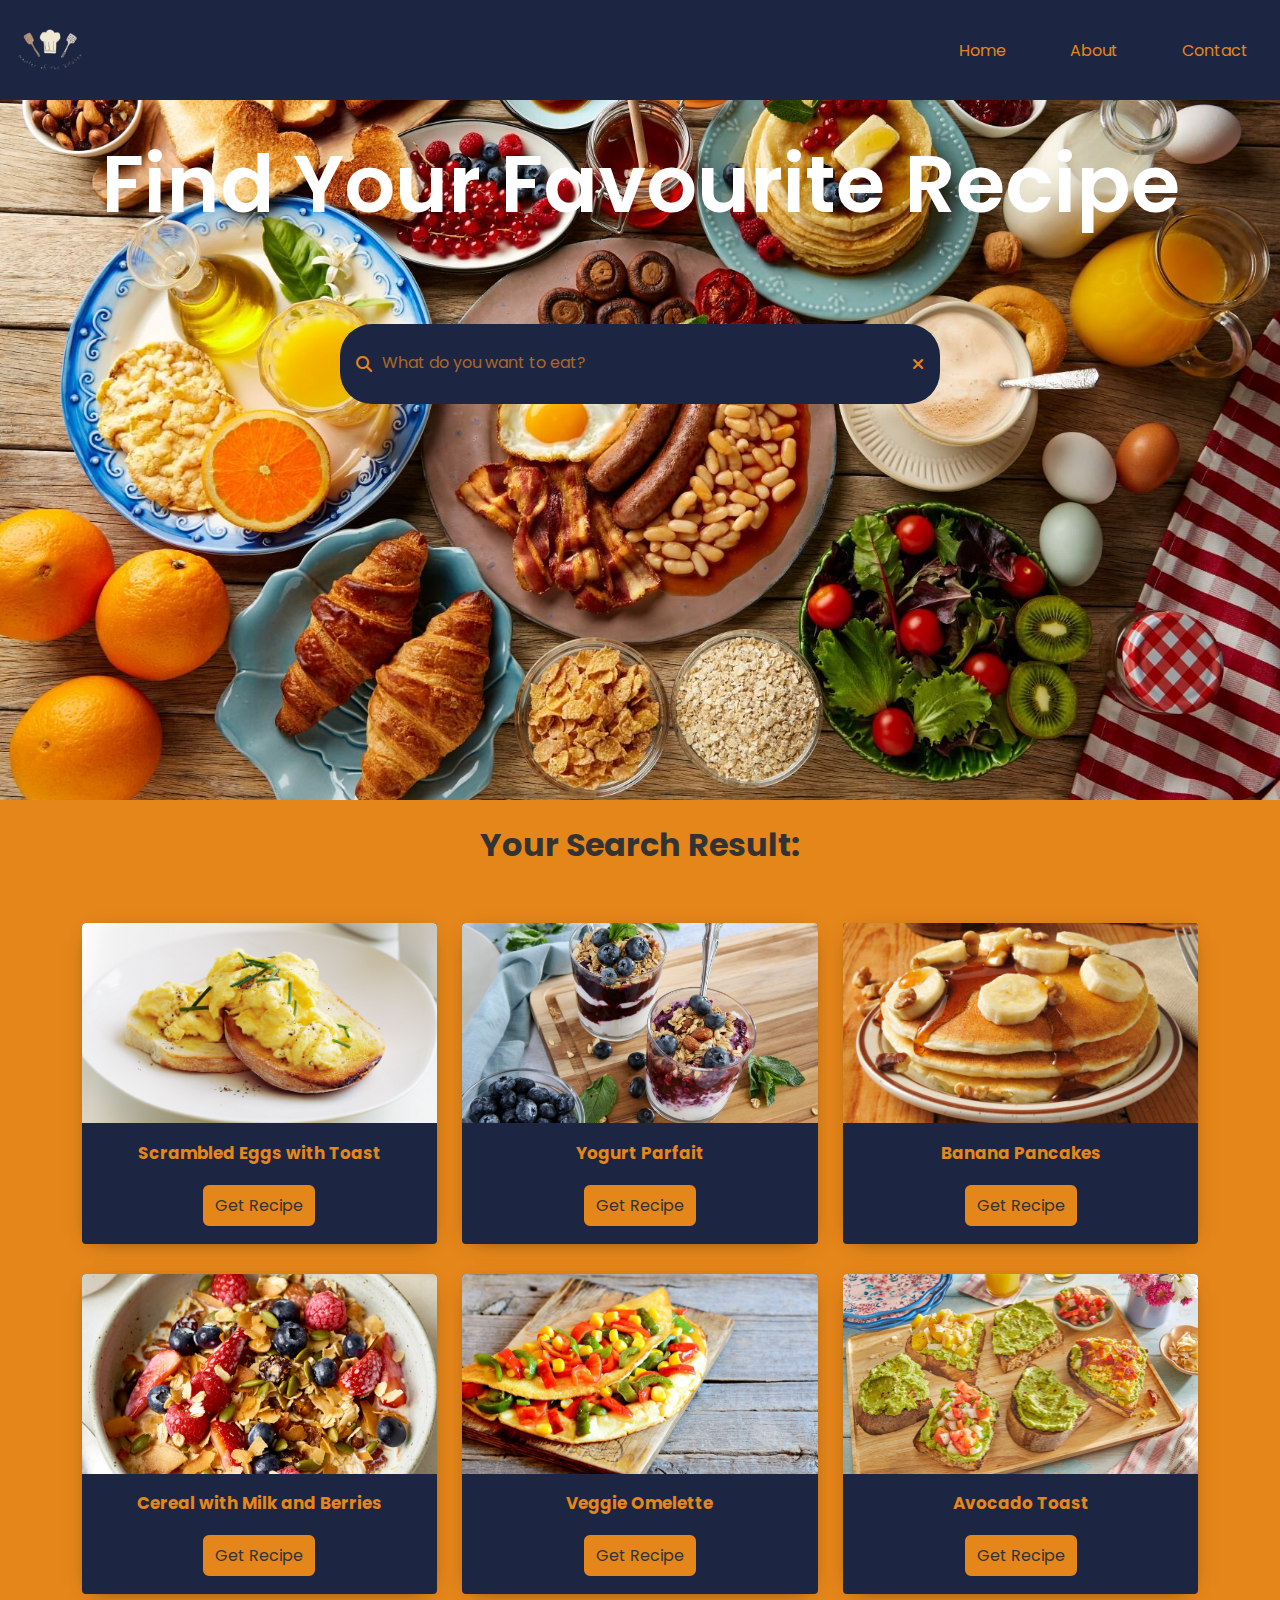
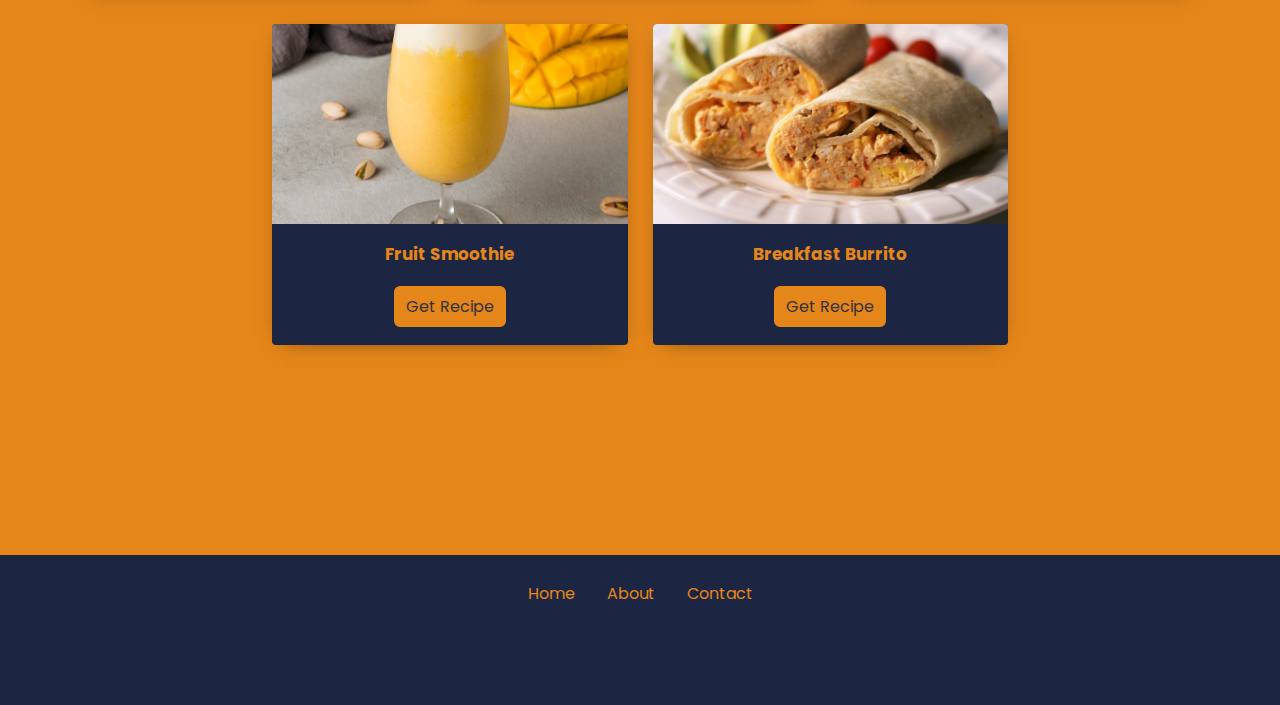
<file: index.html>
<!DOCTYPE html>
<html lang="en">
<head>
    <meta charset="UTF-8">
    <meta http-equiv="X-UA-Compatible" content="IE=edge">
    <meta name="viewport" content="width=device-width, initial-scale=1.0">
    <link rel="stylesheet" href="https://cdnjs.cloudflare.com/ajax/libs/font-awesome/6.2.0/css/all.min.css">
    <link rel="shortcut icon" href="images/logo.png" type="image/x-icon">
    <link rel="stylesheet" href="css/style.css">
    <title>Food Recipe</title>
</head>
<body>
    <div class="header">
        <nav class="nav-bar">
            <img src="images/logo.png" class="brand-name">
            <a href="#" class="hamburger">
                <span class="bar"></span>
                <span class="bar"></span>
                <span class="bar"></span>
            </a>
            <div class="menu-bar">
                <ul>
                    <li><a href="index.html">Home</a></li>
                    <li><a href="about.html">About</a></li>
                    <li><a href="contact.html">Contact</a></li>
                </ul>
            </div>
        </nav>
        <div class="title">Find Your Favourite Recipe</div>
        <div class="search-wrapper">
            <div class="fa fa-search"></div>
            <input type="text" name=""  id="search" placeholder="What do you want to eat?" onkeyup="search()">
            <div class="fa fa-times" onclick="clearInput()" ></div>
        </div>
    </div>
    <div class="result">
        <h1>Your Search Result: </h1>
    </div>
    <div class="card-grid" >
        <div class="food-list" id="food-list">
            <p id="none" style="display: none;">Sorry, the food you were looking for was not available.</p>
            <div class="card card-shadow">
                <div class="card-header card-image">
                    <img src="images/Scramble Egg on Toast.jpeg">
                </div>
                <div class="card-body" >
                    <h3>Scrambled Eggs with Toast </h3>
                </div>
                <div class="card-footer">
                    <button class="btn" onclick="get1stRecipeDetails()">Get Recipe</button>
                </div>
            </div>
            <div class="card card-shadow">
                <div class="card-header card-image">
                    <img src="images/Yogurt Parfait.jpeg">
                </div>
                <div class="card-body" >
                    <h3>Yogurt Parfait</h3>
                </div>
                <div class="card-footer">
                    <button class="btn" onclick="get2ndRecipe()">Get Recipe</button>
                </div>
            </div>
    
            <div class="card card-shadow">
                <div class="card-header card-image">
                    <img src="images/Banana Pancake.jpeg">
                </div>
                <div class="card-body" >
                    <h3>Banana Pancakes</h3>
                </div>
                <div class="card-footer">
                    <button class="btn" onclick="get3rdRecipe()">Get Recipe</button>
                </div>
            </div>
    
            <div class="card card-shadow">
                <div class="card-header card-image">
                    <img src="images/Cereal with Milk and Berries.jpeg">
                </div>
                <div class="card-body" >
                    <h3>Cereal with Milk and Berries</h3>
                </div>
                <div class="card-footer">
                    <button class="btn" onclick="get4thRecipe()">Get Recipe</button>
                </div>
            </div>
    
            <div class="card card-shadow">
                <div class="card-header card-image">
                    <img src="images/Veggie Omelette.jpeg">
                </div>
                <div class="card-body" >
                    <h3>Veggie Omelette</h3>
                </div>
                <div class="card-footer">
                    <button class="btn" onclick="get5thRecipe()">Get Recipe</button>
                </div>
            </div>
    
            <div class="card card-shadow">
                <div class="card-header card-image">
                        <img src="images/Avocado Toast.jpeg">
                </div>
                <div class="card-body" >
                    <h3>Avocado Toast</h3>
                </div>
                <div class="card-footer">
                    <button class="btn" onclick="get6thRecipe()">Get Recipe</button>
                </div>
            </div>
    
            <div class="card card-shadow">
                <div class="card-header card-image">
                    <img src="images/Fruit Smoothie.jpg">
                </div>
                <div class="card-body" >
                    <h3>Fruit Smoothie</h3>
                </div>
                <div class="card-footer">
                    <button class="btn" onclick="get7thRecipe()">Get Recipe</button>
                </div>
            </div>
    
            <div class="card card-shadow">
                <div class="card-header card-image">
                    <img src="images/Breakfast Burrito.jpeg">
                </div>
                <div class="card-body" >
                    <h3>Breakfast Burrito</h3>
                </div>
                <div class="card-footer">
                    <button class="btn" onclick="get8thRecipe()">Get Recipe</button>
                </div>
            </div>
    
            <div class = "first-meal-detail" id="first-meal-detail">
                <button type = "button" class = "btn recipe-close-btn" id = "recipe-close-btn" onclick="closeBtn()">
                    <i class ="fas fa-times"></i>
                </button>
                <div class="meal-content">
                    <h2 class="meal-name">Scrambled Eggs with Toast</h2>
                    <div class="meal-about">
                        <h3 class="meal-title-about">About Meal</h3>
                        <p class="meal-descript-about">Classic scrambled eggs cooked to perfection, seasoned with salt and pepper, and served alongside toasted bread slices with a spread of butter. </p>
                    </div>
                    <div class = "meal-instruct">
                        <h3>Ingredients:</h3>
                        <p>
                            <br>Eggs x 2
                            <br>Salt and pepper
                            <br>Bread slices x 2
                            <br>Butter
                        </p>
                        <h3>Instruction:</h3>
                        <p>
                            <br>1. Crack the eggs into a bowl, season with salt and pepper, and whisk well.
                            <br>2. Heat a non-stick pan over medium heat and add a knob of butter.
                            <br>3. Pour the beaten eggs into the pan and stir gently until they are cooked to your desired consistency.
                            <br>4. Toast the bread slices and spread some butter on them.
                            <br>5. Serve the scrambled eggs with toast. 
                        </p>
                    </div>
                <div class = "meal-img">
                    <img src = "images/Scramble Egg on Toast.jpeg" alt = "">
                </div>
                <div class = "meal-link">
                    <a href="https://www.youtube.com/watch?v=Zouy8M6R1Cs" class="meal-link-btn">Watch Video</a>
                </div>
            </div>
        </div>
    
        <div class = "second-meal-detail" id="second-meal-detail">
            <button type = "button" class = "btn recipe-close-btn" id = "recipe-close-btn" onclick="closeBtn()">
                <i class ="fas fa-times"></i>
            </button>
            <div class="meal-content">
                <h2 class="meal-name">Yogurt Parfait</h2>
                <div class="meal-about">
                    <h3 class="meal-title-about">About Meal</h3>
                    <p class="meal-descript-about">A delightful combination of creamy Greek yogurt, crunchy granola, and fresh berries layered beautifully in a glass or bowl, creating a refreshing and nutritious breakfast. </p>
                </div>
                <div class = "meal-instruct">
                    <h3>Ingredients:</h3>
                    <p>
                        <br>Greek yogurt
                        <br>Granola
                        <br>Fresh berries (e.g., strawberries, blueberries)
                        <br>Honey (optional)
                    </p>
                    <h3>Instruction:</h3>
                    <p>
                        <br>1. In a glass or bowl, layer Greek yogurt, granola, and fresh berries.
                        <br>2. Repeat the layers until you use up all the ingredients.
                        <br>3. Drizzle honey over the top if desired.
                        <br>4. Serve the yogurt parfait chilled.
                    </p>
                </div>
                <div class = "meal-img">
                    <img src = "images/Yogurt Parfait.jpeg" alt = "">
                  </div>
                  <div class = "meal-link">
                    <a href="https://www.youtube.com/watch?v=8jwFwVHTgZc" class="meal-link-btn" >Watch Video</a>
                </div>
            </div>
        </div> 
    
        <div class = "third-meal-detail" id="third-meal-detail">
            <button type = "button" class = "btn recipe-close-btn" id = "recipe-close-btn" onclick="closeBtn()">
                <i class ="fas fa-times"></i>
            </button>
            <div class="meal-content">
                <h2 class="meal-name">Banana Pancakes</h2>
                <div class="meal-about">
                    <h3 class="meal-title-about">About Meal</h3>
                    <p class="meal-descript-about">Fluffy pancakes infused with the natural sweetness of ripe bananas, cooked until golden brown, and served with a drizzle of maple syrup or additional sliced bananas.</p>
                </div>
                <div class = "meal-instruct">
                    <h3>Ingredients:</h3>
                    <p>
                        <br>Pancake mix
                        <br>Milk
                        <br>Ripe bananas x 2
                        <br>Butter or cooking spray
                    </p>
                    <h3>Instruction:</h3>
                    <p>
                        <br>1. In a bowl, prepare the pancake mix according to package instructions, substituting part of the milk with the mashed bananas.
                        <br>2. Heat a non-stick skillet or griddle over medium heat and grease it with butter or cooking spray.
                        <br>3. Pour small amounts of the pancake batter onto the skillet and cook until bubbles form on the surface.
                        <br>4. Flip the pancakes and cook for another minute or until golden brown.
                        <br>5. Serve the banana pancakes with maple syrup or additional sliced bananas.
                    </p>
                </div>
                <div class = "meal-img">
                    <img src = "images/Banana Pancake.jpeg" alt = "">
                  </div>
                  <div class = "meal-link">
                    <a href="https://www.youtube.com/watch?v=kY-d4rRPcUk" class="meal-link-btn" >Watch Video</a>
                </div>
            </div>
        </div>  
    
        <div class = "four-meal-detail" id="four-meal-detail">
            <button type = "button" class = "btn recipe-close-btn" id = "recipe-close-btn" onclick="closeBtn()">
                <i class ="fas fa-times"></i>
            </button>
            <div class="meal-content">
                <h2 class="meal-name">Cereal with Milk and Berries</h2>
                <div class="meal-about">
                    <h3 class="meal-title-about">About Meal</h3>
                    <p class="meal-descript-about">A classic breakfast choice consisting of your favorite breakfast cereal submerged in cold milk and enhanced with the vibrant addition of fresh berries, creating a balanced and colorful meal. 
                    </p>
                </div>
                <div class = "meal-instruct">
                    <h3>Ingredients:</h3>
                    <p>
                        <br>Breakfast cereal of your choice
                        <br>Milk 
                        <br>Fresh berries (e.g., raspberries, blackberries)
                    </p>
                    <h3>Instruction:</h3>
                    <p>
                        <br>1. Pour the desired amount of cereal into a bowl.
                        <br>2. Add milk to the cereal, enough to cover it.
                        <br>3. Top with fresh berries.
                        <br>4. Allow the cereal to sit for a minute or two to soften slightly.
                        <br>5. Enjoy the cereal with milk and berries.
                    </p>
                </div>
                <div class = "meal-img">
                    <img src = "images/Cereal with Milk and Berries.jpeg" alt = "">
                  </div>
                  <div class = "meal-link">
                    <a href="https://www.youtube.com/watch?v=ExvYZx5-4Co" class="meal-link-btn" >Watch Video</a>
                </div>
            </div>
        </div>  
    
        <div class = "five-meal-detail" id="five-meal-detail">
            <button type = "button" class = "btn recipe-close-btn" id = "recipe-close-btn" onclick="closeBtn()">
                <i class ="fas fa-times"></i>
            </button>
            <div class="meal-content">
                <h2 class="meal-name">Veggie Omelette</h2>
                <div class="meal-about">
                    <h3 class="meal-title-about">About Meal</h3>
                    <p class="meal-descript-about">A healthy and filling omelette packed with a medley of sautéed vegetables, prepared with eggs and optional melted cheese, making it a savory and satisfying breakfast choice.
                    </p>
                </div>
                <div class = "meal-instruct">
                    <h3>Ingredients:</h3>
                    <p>
                        <br>Eggs x 2
                        <br>Salt and pepper
                        <br>Chopped vegetables (e.g., bell peppers, onions, spinach)
                        <br>Shredded cheese (optional)
                    </p>
                    <h3>Instruction:</h3>
                    <p>
                        <br>1. Crack the eggs into a bowl, season with salt and pepper, and whisk well.
                        <br>2. Heat a non-stick pan over medium heat and add a little cooking oil or butter.
                        <br>3. Add the chopped vegetables to the pan and sauté until they are tender.
                        <br>4. Pour the beaten eggs over the vegetables and cook until the omelette is set.
                        <br>5. If desired, sprinkle shredded cheese over one half of the omelette and fold it in half.
                        <br>6. Serve the veggie omelette hot.
                    </p>
                </div>
                <div class = "meal-img">
                    <img src = "images/Veggie Omelette.jpeg" alt = "">
                  </div>
                  <div class = "meal-link">
                    <a href="https://www.youtube.com/watch?v=musZ31HURws" class="meal-link-btn" >Watch Video</a>
                </div>
            </div>
        </div> 
    
        <div class = "six-meal-detail" id="six-meal-detail">
            <button type = "button" class = "btn recipe-close-btn" id = "recipe-close-btn" onclick="closeBtn()">
                <i class ="fas fa-times"></i>
            </button>
            <div class="meal-content">
                <h2 class="meal-name">Avocado Toast</h2>
                <div class="meal-about">
                    <h3 class="meal-title-about">About Meal</h3>
                    <p class="meal-descript-about">A trendy and nourishing breakfast option featuring perfectly toasted bread topped with mashed ripe avocado, a splash of lemon juice, and a sprinkle of salt, pepper, and optional red pepper flakes.
                    </p>
                </div>
                <div class = "meal-instruct">
                    <h3>Ingredients:</h3>
                    <p>
                        <br>Bread slices
                        <br>Ripe avocado
                        <br>Lemon juice
                        <br>Salt and pepper
                        <br>Red pepper flakes (optional)
                    </p>
                    <h3>Instruction:</h3>
                    <p>
                        <br>1. Toast the bread slices until golden brown.
                        <br>2. Cut the avocado in half, remove the pit, and scoop out the flesh into a bowl.
                        <br>3. Mash the avocado with a fork and add a squeeze of lemon juice, salt, and pepper to taste.
                        <br>4. Spread the avocado mixture on the toasted bread.
                        <br>5. Sprinkle with red pepper flakes if desired.
                        <br>6. Serve the avocado toast immediately.
                    </p>
                </div>
                <div class = "meal-img">
                    <img src = "images/Avocado Toast.jpeg" alt = "">
                  </div>
                  <div class = "meal-link">
                    <a href="https://www.youtube.com/watch?v=Rh4EI4luKAQ" class="meal-link-btn" >Watch Video</a>
                </div>
            </div>
        </div> 
    
        <div class = "seven-meal-detail" id="seven-meal-detail">
            <button type = "button" class = "btn recipe-close-btn" id = "recipe-close-btn" onclick="closeBtn()">
                <i class ="fas fa-times"></i>
            </button>
            <div class="meal-content">
                <h2 class="meal-name">Fruit Smoothie</h2>
                <div class="meal-about">
                    <h3 class="meal-title-about">About Meal</h3>
                    <p class="meal-descript-about">A refreshing blend of fresh or frozen fruits and creamy yogurt or milk, blended to smooth perfection, resulting in a delightful and energizing morning drink.
                    </p>
                </div>
                <div class = "meal-instruct">
                    <h3>Ingredients:</h3>
                    <p>
                        <br>Fresh or frozen fruits (e.g., bananas, berries, mangoes)
                        <br>Yogurt or milk
                        <br>Honey (optional) 
                    </p>
                    <h3>Instruction:</h3>
                    <p>
                        <br>1. In a blender, combine the fruits, yogurt or milk, and honey if desired.
                        <br>2. Blend until smooth and creamy.
                        <br>3. Taste and adjust the sweetness if necessary by adding more honey.
                        <br>4. Pour the fruit smoothie into glasses and serve chilled.
                    </p>
                </div>
                <div class = "meal-img">
                    <img src = "images/Fruit Smoothie.jpg" alt = "">
                  </div>
                  <div class = "meal-link">
                    <a href="https://www.youtube.com/watch?v=YuDhbLQtt2k" class="meal-link-btn" >Watch Video</a>
                </div>
            </div>
        </div> 
    
        <div class = "eight-meal-detail" id="eight-meal-detail">
            <button type = "button" class = "btn recipe-close-btn" id = "recipe-close-btn" onclick="closeBtn()">
                <i class ="fas fa-times"></i>
            </button>
            <div class="meal-content">
                <h2 class="meal-name">Breakfast Burrito</h2>
                <div class="meal-about">
                    <h3 class="meal-title-about">About Meal</h3>
                    <p class="meal-descript-about">A satisfying and portable breakfast wrap filled with scrambled eggs, sautéed vegetables, and shredded cheese, all wrapped up in a warm tortilla, perfect for a hearty and on-the-go morning meal.
                    </p>
                </div>
                <div class = "meal-instruct">
                    <h3>Ingredients:</h3>
                    <p>
                        <br>Tortillas
                        <br>Eggs x 2
                        <br>Salt and pepper
                        <br>Chopped vegetables (e.g., bell peppers, onions, tomatoes)
                        <br>Shredded cheese
                        <br>Salsa or hot sauce (optional)
                    </p>
                    <h3>Instruction:</h3>
                    <p>
                        <br>1. Crack the eggs into a bowl, season with salt and pepper, and whisk well.
                        <br>2. In a skillet, sauté the chopped vegetables until tender.
                        <br>3. Pour the beaten eggs into the skillet and scramble them with the vegetables.
                        <br>4. Warm the tortillas in a dry skillet or microwave.
                        <br>5. Spoon the scrambled eggs and vegetables onto each tortilla and sprinkle with shredded cheese.
                        <br>6. Roll up the tortillas to form burritos.
                        <br>7. Serve the breakfast burritos with salsa or hot sauce if desired.
                    </p>
                </div>
                <div class = "meal-img">
                    <img src = "images/Breakfast Burrito.jpeg" alt = "">
                  </div>
                  <div class = "meal-link">
                    <a href="https://www.youtube.com/watch?v=P-cseza8K0I" class="meal-link-btn" >Watch Video</a>
                </div>
            </div>
        </div>
    </div>  
</div>

    

<div class="footer">
    <div class="quick-bar">
        <a href="index.html">Home</a>
        <a href="about.html">About</a>
        <a href="contact.html">Contact</a>
    </div>
</div>

<script src="js/index.js"></script>
</body>
</html>
</file>
<file: css/style.css>
@import url('https://fonts.googleapis.com/css2?family=Poppins:wght@200;300;400;500;600;700;800;900&display=swap');
@import url('https://fonts.googleapis.com/css2?family=Lobster&display=swap');

html{
  height: 100%;
}
body
{
  margin: 0;
  padding: 0;
  background-color: var(--color3);
  height: 100%;
  min-height: 100%;
}

:root{
  --color: #1C2541;
  --color2: #ffffff;
  --color3: #E5861A;
  --error: #FFFF00;
  --success: #28a745;
  --color4: #333;
  --bg: #E5861A;
}

*
{  
  box-sizing: border-box;
  font-family: 'Poppins', sans-serif;
  color: var(--bg);
}

::-webkit-scrollbar
{
  width: 10px;
}
::-webkit-scrollbar-track 
{
  box-shadow: inset 0 0 5px var(--color3); 
  border-radius: 10px;
}

::-webkit-scrollbar-thumb 
{
  background: var(--color); 
  border-radius: 10px;
}

::-webkit-scrollbar-thumb:hover 
{
  background: #b30000; 
}

.header
{
  width: 100%;
  height: 800px;
  background-image: url('../images/breakfast.jpeg');
  background-size: cover;
  background-position: center;
}

.nav-bar
{
  display: flex;
  justify-content: space-between;
  align-items: center;
  background-color:var(--color);
  color: var(--color3);
}

.brand-name
{
  width: 100px;
  height: auto;
}

.menu-bar ul
{
  margin: 0;
  padding: 0;
  display: flex;
}

.menu-bar li
{
  list-style: none;
  margin: 0 1rem;
}

.menu-bar li a
{
  text-decoration: none;
  color: var(--color3);
  padding: 1rem;
  display: block;
}

.menu-bar li:hover
{
  background-color: var(--color2);
}

.hamburger
{
  position: absolute;
  top: 2.4rem;
  right: 1rem;
  display: none;
  flex-direction: column;
  justify-content: space-between;
  width: 30px;
  height: 21px;
}

.hamburger .bar
{
  height: 3px;
  width: 100%;
  background-color: var(--color3);
  border-radius: 10px;
  transition: 200ms transform ease-in;
}

.title
{
  text-align: center;
  font-size: 5rem;
  padding-top: 1.5rem;
  font-weight: 600;
  color: var(--color2);
}

.search-wrapper
{
  display: flex;
  align-items: center;
  justify-content: space-between;
  width: 600px;
  height: 5rem;
  background: var(--color);
  padding: 1rem;
  border-radius: 2rem;
  color: var(--color3);
  margin: 0 auto;
  margin-top: 5rem;
} 

#search
{
  margin: 0 0.5rem 0 0.5rem;
  width: 100%;
  border: none;
  outline: none;
  background: var(--color);
  color: var(--color3);
}

#search::placeholder
{
  color: var(--bg);
  font-size: 1rem;
  opacity: 0.7;
}
.fa:hover
{
  color: var(--error);
}

.result
{
  text-align: center;
}
.result h1
{
  color: var(--color4);
}

#none
{
  font-size: 2rem;
  font-weight: 600;
  color: #ff0505;
  text-align: center;
}

.card-grid, .food-list
{
    display: flex;
    flex-wrap: wrap;
    gap: 20px 5px;
    padding-top: 1rem;
    justify-content: center;
    overflow: auto;
    min-height: 100%;
    padding-bottom: 100px;
    text-align: center;
  }
  
.card 
{
  --padding: 1rem;
  background: var(--color);
  border: 1px solid #777;
  border-radius: .25rem;
  overflow: hidden;
  margin-left: 10px;
  margin-right: 10px;
  margin-bottom: 10px;
}
  
.card.card-shadow 
{
  border: none;
  box-shadow: 0 4px 21px -12px rgba(0, 0, 0, .79);
  max-width: 700px;
  max-height: 350px;
}
  
.card-header 
{
  font-size: 1.5rem;
  padding: var(--padding);
  padding-bottom: 0;
  margin-bottom: .5rem;
}
  
.card-header.card-image 
{
  padding: 0;
  overflow: hidden;
}
    
.card-header.card-image > img 
{
  display: block;
  width: 100%;
  max-height: 200px;
  aspect-ratio: 16 / 9;
  object-fit: cover;
  object-position: center;
  transition: 200ms transform ease-in-out;
}
  
.card:hover > .card-header.card-image > img 
{
  transform: scale(1.025);
}
  
.card-body 
{
  font-size: .9rem;
  text-align: center;
  padding: 0 var(--padding);
}

.card-body h3
{
  color: var(--color3);
}
  
.card-footer 
{
  margin-top: 1rem;
  padding: var(--padding);
  padding-top: 0;
  text-align: center;
  color: var(--color4);
}
  
.btn 
{
  background: var(--bg);
  color: var(--color4);
  border: 2px solid var(--color);
  font-size: 1rem;
  padding: .5em .75em;
  border-radius: .50em;
  cursor: pointer;
  transition: all 300ms ease-in-out;
}
  
.btn:hover, .btn:focus 
{
  transform: translateY(-3px);
  background-color: transparent;
  border: 2px solid var(--bg);
  color: var(--color3);
}

.footer
{
  background-color: var(--color);
  height: 150px;
  margin-top: auto;
  padding: 10px;
  color: var(--color3);
  clear: both;
}

.social-btn
{
  position: sticky;
  display: flex;
  justify-content: center;
  flex-wrap: wrap;
  gap: 1rem;
  font-size: 2rem;
}
  
.social-btn a
{
  color: rgb(255, 253, 253);
}
  
.quick-bar
{
  display: flex;
  justify-content: center;
  flex-wrap: wrap;
  gap: 2rem;
  font-size: 1rem;
  padding-top:1rem ;
}
  
.quick-bar a
{
  color: var(--color3);
  text-decoration: none;
}

.footer p
{
  text-align:center;
  display: flex;
  justify-content: center;
  flex-wrap: wrap;
}
  /* Meal Content */

.first-meal-detail
{
  position: fixed;
  top: 50%;
  left: 50%;
  transform: translate(-50%, -50%);
  -webkit-transform: translate(-50%, -50%);
  -moz-transform: translate(-50%, -50%);
  -ms-transform: translate(-50%, -50%);
  -o-transform: translate(-50%, -50%);
  background: var(--color);
  border-radius: 1rem;
  -webkit-border-radius: 1rem;
  -moz-border-radius: 1rem;
  -ms-border-radius: 1rem;
  -o-border-radius: 1rem;
  width: 90%;
  height: 90%;
  overflow-y: scroll;
  padding: 2rem 0;
  display: none; 
}

.first-meal-detail::-webkit-scrollbar
{
  width: 10px;
}

.first-meal-detail::-webkit-scrollbar-thumb
{
  background: var(--bg);
  border-radius: 2rem;
  -webkit-border-radius: 2rem;
  -moz-border-radius: 2rem;
  -ms-border-radius: 2rem;
  -o-border-radius: 2rem;
}

.second-meal-detail
{
  position: fixed;
  top: 50%;
  left: 50%;
  transform: translate(-50%, -50%);
  -webkit-transform: translate(-50%, -50%);
  -moz-transform: translate(-50%, -50%);
  -ms-transform: translate(-50%, -50%);
  -o-transform: translate(-50%, -50%);
  background: var(--color);
  border-radius: 1rem;
  -webkit-border-radius: 1rem;
  -moz-border-radius: 1rem;
  -ms-border-radius: 1rem;
  -o-border-radius: 1rem;
  width: 90%;
  height: 90%;
  overflow-y: scroll;
  padding: 2rem 0;
  display: none;
}

.second-meal-detail::-webkit-scrollbar
{
  width: 10px;
}

.second-meal-detail::-webkit-scrollbar-thumb
{
  background: var(--bg);
  border-radius: 2rem;
  -webkit-border-radius: 2rem;
  -moz-border-radius: 2rem;
  -ms-border-radius: 2rem;
  -o-border-radius: 2rem;
}

.third-meal-detail
{
  position: fixed;
  top: 50%;
  left: 50%;
  transform: translate(-50%, -50%);
  -webkit-transform: translate(-50%, -50%);
  -moz-transform: translate(-50%, -50%);
  -ms-transform: translate(-50%, -50%);
  -o-transform: translate(-50%, -50%);
  background: var(--color);
  border-radius: 1rem;
  -webkit-border-radius: 1rem;
  -moz-border-radius: 1rem;
  -ms-border-radius: 1rem;
  -o-border-radius: 1rem;
  width: 90%;
  height: 90%;
  overflow-y: scroll;
  padding: 2rem 0;
  display: none;
}

.third-meal-detail::-webkit-scrollbar
{
  width: 10px;
}

.third-meal-detail::-webkit-scrollbar-thumb
{
  background: var(--bg);
  border-radius: 2rem;
  -webkit-border-radius: 2rem;
  -moz-border-radius: 2rem;
  -ms-border-radius: 2rem;
  -o-border-radius: 2rem;
}

.four-meal-detail
{
  position: fixed;
  top: 50%;
  left: 50%;
  transform: translate(-50%, -50%);
  -webkit-transform: translate(-50%, -50%);
  -moz-transform: translate(-50%, -50%);
  -ms-transform: translate(-50%, -50%);
  -o-transform: translate(-50%, -50%);
  background: var(--color);
  border-radius: 1rem;
  -webkit-border-radius: 1rem;
  -moz-border-radius: 1rem;
  -ms-border-radius: 1rem;
  -o-border-radius: 1rem;
  width: 90%;
  height: 90%;
  overflow-y: scroll;
  padding: 2rem 0;
  display: none;
}

.four-meal-detail::-webkit-scrollbar
{
  width: 10px;
}

.four-meal-detail::-webkit-scrollbar-thumb
{
  background: var(--bg);
  border-radius: 2rem;
  -webkit-border-radius: 2rem;
  -moz-border-radius: 2rem;
  -ms-border-radius: 2rem;
  -o-border-radius: 2rem;
}

.five-meal-detail
{
  position: fixed;
  top: 50%;
  left: 50%;
  transform: translate(-50%, -50%);
  -webkit-transform: translate(-50%, -50%);
  -moz-transform: translate(-50%, -50%);
  -ms-transform: translate(-50%, -50%);
  -o-transform: translate(-50%, -50%);
  background: var(--color);
  border-radius: 1rem;
  -webkit-border-radius: 1rem;
  -moz-border-radius: 1rem;
  -ms-border-radius: 1rem;
  -o-border-radius: 1rem;
  width: 90%;
  height: 90%;
  overflow-y: scroll;
  padding: 2rem 0;
  display: none;
}

.five-meal-detail::-webkit-scrollbar
{
  width: 10px;
}

.five-meal-detail::-webkit-scrollbar-thumb
{
  background: var(--bg);
  border-radius: 2rem;
  -webkit-border-radius: 2rem;
  -moz-border-radius: 2rem;
  -ms-border-radius: 2rem;
  -o-border-radius: 2rem;
}

.six-meal-detail
{
  position: fixed;
  top: 50%;
  left: 50%;
  transform: translate(-50%, -50%);
  -webkit-transform: translate(-50%, -50%);
  -moz-transform: translate(-50%, -50%);
  -ms-transform: translate(-50%, -50%);
  -o-transform: translate(-50%, -50%);
  background: var(--color);
  border-radius: 1rem;
  -webkit-border-radius: 1rem;
  -moz-border-radius: 1rem;
  -ms-border-radius: 1rem;
  -o-border-radius: 1rem;
  width: 90%;
  height: 90%;
  overflow-y: scroll;
  padding: 2rem 0;
  display: none;
}

.six-meal-detail::-webkit-scrollbar{
  width: 10px;
}
.six-meal-detail::-webkit-scrollbar-thumb{
  background: var(--bg);
  border-radius: 2rem;
  -webkit-border-radius: 2rem;
  -moz-border-radius: 2rem;
  -ms-border-radius: 2rem;
  -o-border-radius: 2rem;
}

.seven-meal-detail{
  position: fixed;
  top: 50%;
  left: 50%;
  transform: translate(-50%, -50%);
  -webkit-transform: translate(-50%, -50%);
  -moz-transform: translate(-50%, -50%);
  -ms-transform: translate(-50%, -50%);
  -o-transform: translate(-50%, -50%);
  background: var(--color);
  border-radius: 1rem;
  -webkit-border-radius: 1rem;
  -moz-border-radius: 1rem;
  -ms-border-radius: 1rem;
  -o-border-radius: 1rem;
  width: 90%;
  height: 90%;
  overflow-y: scroll;
  padding: 2rem 0;
  display: none;
}

.seven-meal-detail::-webkit-scrollbar{
  width: 10px;
}
.seven-meal-detail::-webkit-scrollbar-thumb{
  background: var(--bg);
  border-radius: 2rem;
  -webkit-border-radius: 2rem;
  -moz-border-radius: 2rem;
  -ms-border-radius: 2rem;
  -o-border-radius: 2rem;
}
.eight-meal-detail
{
  position: fixed;
  top: 50%;
  left: 50%;
  transform: translate(-50%, -50%);
  -webkit-transform: translate(-50%, -50%);
  -moz-transform: translate(-50%, -50%);
  -ms-transform: translate(-50%, -50%);
  -o-transform: translate(-50%, -50%);
  background: var(--color);
  border-radius: 1rem;
  -webkit-border-radius: 1rem;
  -moz-border-radius: 1rem;
  -ms-border-radius: 1rem;
  -o-border-radius: 1rem;
  width: 90%;
  height: 90%;
  overflow-y: scroll;
  padding: 2rem 0;
  display: none;
}

.eight-meal-detail::-webkit-scrollbar
{
  width: 10px;
}

.eight-meal-detail::-webkit-scrollbar-thumb
{
  background: var(--bg);
  border-radius: 2rem;
  -webkit-border-radius: 2rem;
  -moz-border-radius: 2rem;
  -ms-border-radius: 2rem;
  -o-border-radius: 2rem;
}

.meal-content
{
  margin: 2rem;
}

.meal-content p:not(.meal-category)
{
  padding: 1rem 0;
}

.recipe-close-btn
{
  position: absolute;
  right: 2rem;
  top: 2rem;
  font-size: 1.8rem;
  background: var(--color3);
  border: none;
  width: 35px;
  height: 35px;
  border-radius: 50%;
  -webkit-border-radius: 50%;
  -moz-border-radius: 50%;
  -ms-border-radius: 50%;
  -o-border-radius: 50%;
  display: flex;
  align-items: center;
  justify-content: center;
  opacity: 1;
}

.recipe-close-btn i
{
  color: #1C2541;
}

.recipe-close-btn i:hover, .recipe-close-btn i:focus
{
  color: var(--color3);
}

.meal-name
{
  letter-spacing: 1px;
  padding-bottom: 1rem;
}
.meal-about
{
  background: var(--bg);
  color: var(--color4);
  font-weight: 600;
  color: var(--tenne-tawny);
  display: inline-block;
  padding: 0.2rem 0.5rem;
  border-radius: 0.3rem;
  -webkit-border-radius: 0.3rem;
  -moz-border-radius: 0.3rem;
  -ms-border-radius: 0.3rem;
  -o-border-radius: 0.3rem;
}

.meal-about .meal-title-about,.meal-descript-about
{
  color: var(--color4);
}

.meal-instruct
{
  padding: 1rem 0;
}

.meal-img img
{
  width: 200px;
  height: 200px;
  border-radius: 50%;
  -webkit-border-radius: 50%;
  -moz-border-radius: 50%;
  -ms-border-radius: 50%;
  -o-border-radius: 50%;
  margin: 0 auto;
  display: block;
}

.meal-link
{
  margin: 1.4rem 0;
}

.meal-link .meal-link-btn
{
  padding: 10px;
  border-radius: 0.3rem;
  background: var(--bg);
  color: var(--color);
  font-size: 1.3rem;
  font-weight: 700;
  transition: all 0.4s linear;
  -webkit-transition: all 0.4s linear;
  -moz-transition: all 0.4s linear;
  -ms-transition: all 0.4s linear;
  -o-transition: all 0.4s linear;
  cursor: pointer;
  text-decoration: none;
}
.meal-link:hover .meal-link-btn
{
  transform: translateY(-3px);
  background-color: transparent;
  border: 2px solid var(--bg);
  color: var(--color3);
}
  /* About Page */
  
.about
{
  display: flex;
  flex-wrap: wrap;
  gap: 20px 5px;
  justify-content: center;
  overflow: auto;
  min-height: 100%;
  padding-bottom: 100px;
  }

.about .header
{
  background: url(images/Food_BG.webp);
  background-size: cover;
  background-position: center;
}

.wrapper
{
  width: 100%;
  min-height: 100%;
}

.row
{
  width: 100%;
  padding: 50px 100px;
}

.img-me
{
  width: 35%;
  float: left;
}

.img-me  img
{
  width: 100%;
  height: auto;
  margin: 2rem;
}

.about-content
{
  width: 55%;
  float: right;
  margin-left: 50px;
}

.about-content h1
{
  font-family: 'Lobster',cursive;
  font-size: 5.625rem;
  letter-spacing: 3px;
  margin-top: 1.5rem;
  color: var(--color2);
}

.about-content h3
{
  font-family: Poppins;
  font-size: 40px;
  margin-top: 25px;
  color: var(--color2);
}

.about-content p
{
  font-size: 1.25rem;
  font-family: serif;
  margin-top: 10px;
  line-height: 1.5;
  color: var(--color2);
}

/* Contact Page */
.contact-header
{
  width: 100%;
  display: flex;
  flex-wrap: wrap;
  gap: 20px 5px;
  justify-content: center;
  overflow: auto;
  min-height: 100%;
  padding-bottom: 100px;
}

.contact-header .header
{
  background: url(images/breakfast.jpeg);
  background-size: cover;
  background-position: center;
}
.contact-wrapper
{
  position: relative;
  width: 100%;
  padding: 40px 100px;
}
.contact-wrapper .contact-title
{
  display: flex;
  justify-content: center;
  align-items: center;
  font-size: 2em;
}

.contact-wrapper .contact-title h1
{
  color: var(--color2);
  font-weight: 700;
  margin-bottom: 10px;
  font-family: 'Lobster',sans-serif;
}

.subtitle 
{
  display: flex;
  justify-content: center;
  align-items: center;
}

.subtitle p
{
  color: var(--color2);
}

.box
{
  position: relative;
  display: grid;
  grid-template-columns: 2fr 1fr;
  grid-template-rows: 5fr 4fr;
  grid-template-areas: "form info"
  "form map";
  grid-gap: 20px ;
  margin-top: 20px;
}

.form
{
  grid-area: form;
}

.info
{
  grid-area: info;
}

.map
{
  grid-area: map;
}

.contact
{
  padding: 40px;
  background: var(--color2);
  box-shadow: 0 8px 32px 0 rgba( 31, 38, 135, 0.37 );
  backdrop-filter: blur( 20px );
  -webkit-backdrop-filter: blur( 20px );
  border-radius: 10px;
}

.contact h3
{
  color: var(--color3);
  font-weight: 700;
  font-size: 1.4em;
  margin-bottom: 10px; 
}

/* Form */
.fomBox
{
  position: relative;
  width: 100%;
}
.formBox .row50
{
  display: flex;
  gap: 20px;
  flex-wrap: wrap;
}
.inputBox
{
  display: flex;
  flex-direction: column;
  margin-bottom: 10px;
  width: 50%;
}
.formBox .row100 .inputBox
{
  width: 100%;
}

.inputBox label
{
  color: var(--color3);
  margin-top: 10px;
  margin-bottom: 5px;
  font-weight: 500;
}

.inputBox input
{
  color: var(--color4);
  padding: 10px;
  font-size: 1.1em;
  outline: none;
  border: 1px solid var(--color);
}

.inputBox textarea
{
  color: var(--color4);
  padding: 10px;
  font-size: 1.1em;
  outline: none;
  border: 1px solid var(--color4);
  resize: none;
  min-height: 220px;
  margin-bottom: 10px;
}

.inputBox input[type="submit"]
{
  background: var(--color);
  color: var(--color3);
  border: 2px solid var(--color);
  border-radius: .50em;
  font-size: 1.1em;
  max-width: 200px;
  font-weight: 500;
  cursor: pointer;
  padding: 14px 15px;
  transition: all 300ms ease-in-out;
}

#sendMessage:hover
{
  transform: translateY(-3px);
  background-color: transparent;
  border: 2px solid var(--color);
  color: inherit;
}
.inputBox::placeholder
{
  color: var(--color4);
}

.info
{
  background:var(--color);
}

.info h3
{
  color: var(--color3);
}

.info .infoBox div
{
  display: flex;
  align-items: center;
  margin-bottom: 10px;
}
.info .infoBox div span
{
  min-width: 40px;
  height: 40px;
  color: var(--color3);
  background: var(--color2);
  display: flex;
  align-items: center;
  justify-content: center;
  font-size: 1.5em;
  border-radius: 50%;
  margin-right: 15px;
}

.info .infoBox div p
{
  color: var(--color3);
  font-size: 1.1em;
}

.info .infoBox div a
{
  white-space: nowrap;
  text-overflow: ellipsis;
  overflow: hidden;
  color: var(--color3);
  text-decoration: none;
}

.socMed
{
  margin-top: 40px;
  display: flex;
}

.socMed li
{
  list-style: none;
  margin-right: 1rem;
}

.socMed li a
{
  color: var(--color3);
  font-size: 2em;
}

.socMed li a:hover
{
  color: var(--color2);
}

.map
{
  padding: 0;
}

.map iframe
{
  width: 100%;
  height: 100%;
}

.error
{
  color: var(--error);
}
#success
{
  color: var(--success);
}

@media (max-width: 991px) 
{
  .nav-bar 
  {
    flex-direction: column;
    align-items: flex-start;
  }
  .hamburger 
  {
    display: flex;
  }
  .menu-bar 
  {
    display: none;
    width: 100%;
  }
  .menu-bar ul 
  {
    width: 100%;
    flex-direction: column;
  }
  .menu-bar ul li 
  {
    text-align: center;
  }
  .menu-bar ul li a 
  {
    padding: .5rem 1rem;
  }
  .menu-bar.active 
  {
    display: flex;
  }
  .header
  {
    width: inherit;
  }
  .search-wrapper
  {
    width: 400px;
  }
  .result
  {
    font-size: 1rem;
  }
  .img-me
  {
    width: 100%;
    float: none;
  }
  .img-me img
  {
      margin: 0;
  }
  .about-content
  {
    width: 100%;
    float: none;
    margin-left: 0;
  }
  .about-content h1
  {
    font-size: 3.75rem;
    letter-spacing: 2px;
    margin-top: 30px;
  }
  .about-content h3
  {
    font-size: 40px;
  }
  .about-content p
  {
    font-size: 1rem;
  }
  .contact-wrapper
  {
    padding: 20px ;
  }  
  .box
  {
    grid-template-columns: 1fr;
    grid-template-rows: auto;
    grid-template-areas: 
    "form"
    "info"
    "map";
  }
  .map
  {
    min-height: 300px;
  }
  .formBox .row50
  {
    display: flex;
    gap: 0;
    flex-direction: column;
  }
  .inputBox
  {
    width: 100%;
  }
  .contact
  {
    padding: 30px;
  }
  .map
  {
    min-height: 300px;
    padding: 0;
  }   
}

@media (max-width: 500px) 
{
  .header
  {
    height: 500px;
  }
  .title
  {
    font-size: 3rem;
    margin-top: 0.5rem;
  }
  .search-wrapper
  {
    width: 300px;
    height: 3.5rem;
    margin-top: 1rem;
  }
  .result
  {
    font-size: 0.8rem;
  }
  .footer
  {
    height: auto;
  }
  .row
  {
    padding: 0px 30px;
  }
  .img-me
  {
    width: 100%;
    float: none;
  }
  .img-me img
  {
    margin: 0;
  }
  .about-content
  {
    width: 100%;
    float: none;
  }
  .about-content h1
  {
    font-size: 3rem;
    letter-spacing: 2px;
    margin-top: 30px;
  }
  .about-content h3
  {
    font-size: 30px;
  }
  .about-content p
  {
    font-size: 1rem;
  }
  .form
  {
    display: block;
    margin-left: -12px;
    margin-right: auto;
    width: 85%;
  }
  .info
  { 
    width: 85%;
    display: block;
    margin-left: -12px;
    margin-right: auto;
  }
  .inputBox
  {
    width: 100%;
  }
  .contact
  {
    padding: 30px;
  }
  .map
  {
    display: block;
    margin-left: auto;
    margin-right: 200px;
    min-height: 300px;
    width: 80%;
    padding: 0;
  }  
}
</file>
